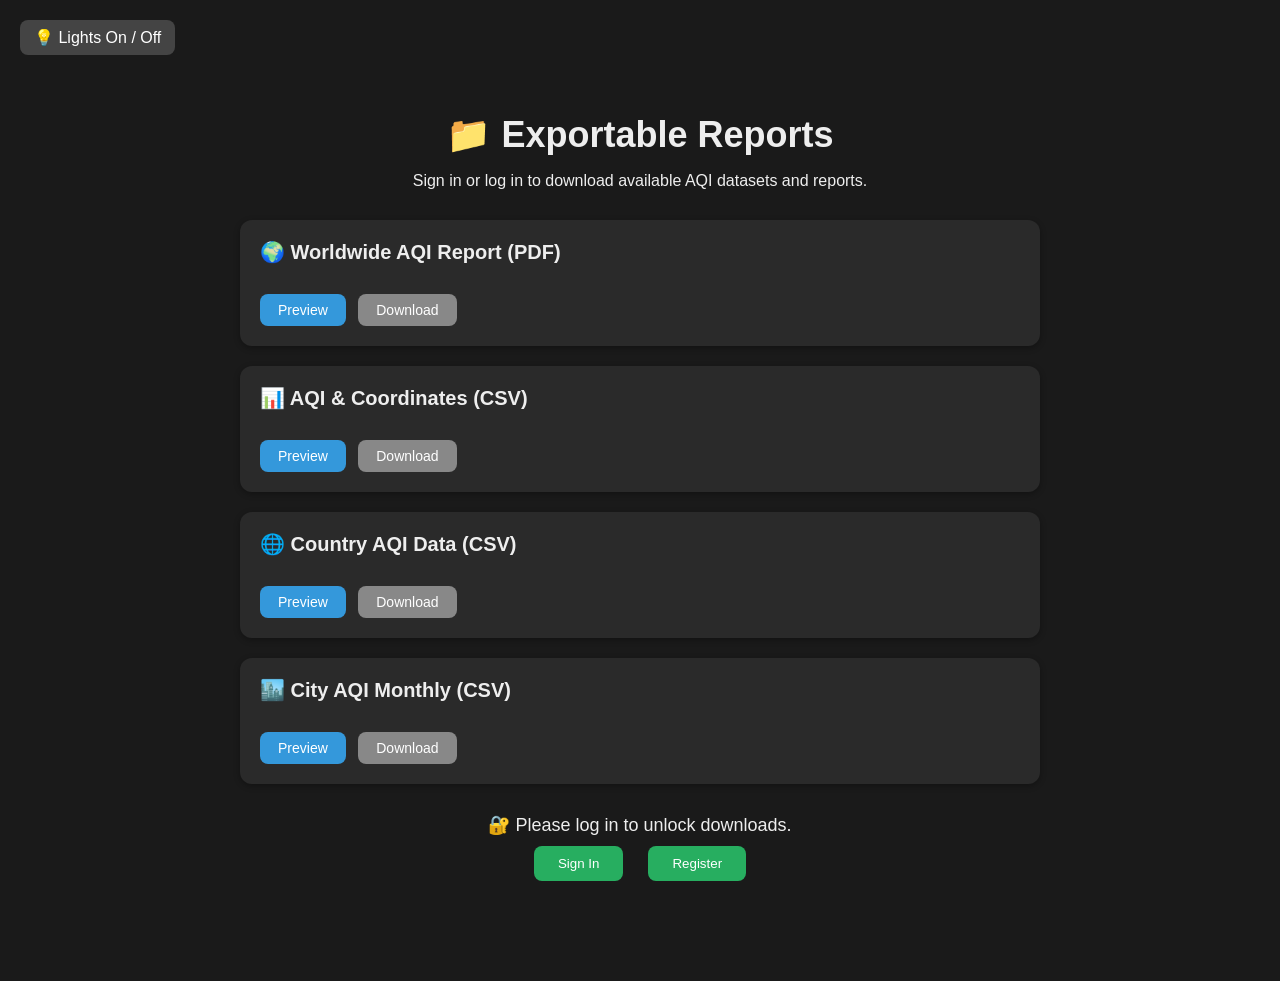
<file: templates/export_data.html>
<!DOCTYPE html>
<html lang="en">
<head>
  <meta charset="UTF-8">
  <title>Exportable Reports | AQI Dashboard</title>
  <link rel="stylesheet" href="/static/css/export_data.css">
  <script src="/static/js/export_preview.js" defer></script>
</head>
<body>
    <div id="lightToggle" onclick="toggleLightMode()">💡 Lights On / Off</div>

<div class="export-container">
  <h1>📁 Exportable Reports</h1>
  <p>Sign in or log in to download available AQI datasets and reports.</p>

  <div class="file-list">
    <div class="file-card">
      <h3>🌍 Worldwide AQI Report (PDF)</h3>
      <button class="preview-btn" onclick="alert('PDF preview not supported yet.')">Preview</button>
      <button class="disabled">Download</button>
    </div>

    <div class="file-card">
      <h3>📊 AQI & Coordinates (CSV)</h3>
      <button class="preview-btn" onclick="previewFile('/static/data/AQI and Lat Long of Countries.csv')">Preview</button>
      <button class="disabled">Download</button>
    </div>

    <div class="file-card">
      <h3>🌐 Country AQI Data (CSV)</h3>
      <button class="preview-btn" onclick="previewFile('/static/data/polluted_COUNTRIES.csv')">Preview</button>
      <button class="disabled">Download</button>
    </div>

    <div class="file-card">
      <h3>🏙️ City AQI Monthly (CSV)</h3>
      <button class="preview-btn" onclick="previewFile('/static/data/updated_polluted_cities_monthly_with_states.csv')">Preview</button>
      <button class="disabled">Download</button>
    </div>
  </div>

  <div class="auth-message">
    🔐 Please log in to unlock downloads.
    <div>
      <button onclick="alert('Login system not implemented — demo only!')">Sign In</button>
      <button onclick="alert('Login system not implemented — demo only!')">Register</button>
    </div>
  </div>
</div>

<!-- Preview Modal -->
<div id="previewModal" class="modal">
  <div class="modal-content">
    <span class="close-btn" onclick="closePreview()">&times;</span>
    <pre id="fileContent">Loading...</pre>
  </div>
</div>

</body>
</html>
</file>
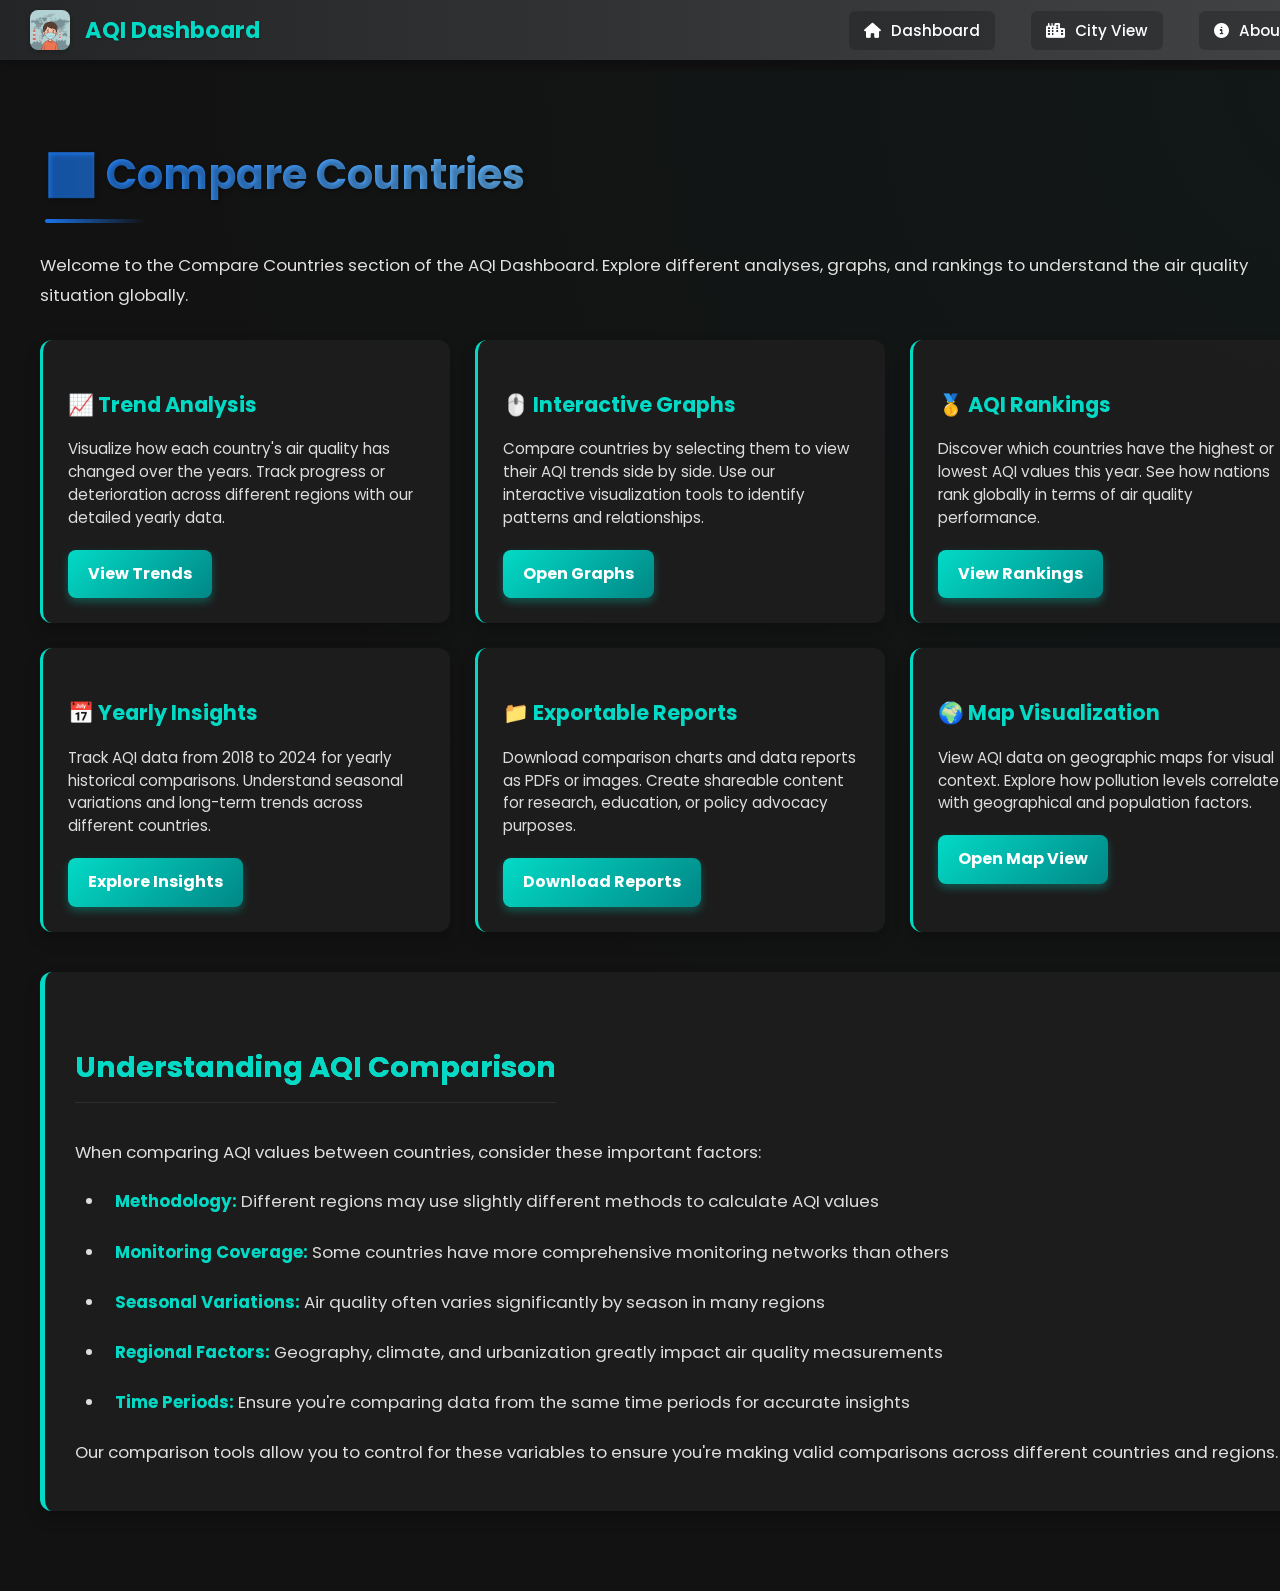
<file: static/html/compare.html>
<!DOCTYPE html>
<html lang="en">
<head>
  <meta charset="UTF-8">
  <meta name="viewport" content="width=device-width, initial-scale=1.0">
  <title>Compare Countries | AQI Dashboard</title>
  <link rel="stylesheet" href="/static/css/enhanced_styles.css">
  <link rel="stylesheet" href="/static/css/compare.css">
  <link rel="stylesheet" href="https://cdnjs.cloudflare.com/ajax/libs/font-awesome/6.5.1/css/all.min.css">
</head>
<body>

  <!-- Top Navbar for Compare page -->
  <div class="top-navbar">
    <div class="navbar-logo">
      <img src="/static/img/logo.jpeg" alt="Dashboard Logo" class="navbar-logo-img">
      <span>AQI Dashboard</span>
    </div>
    <div class="navbar-links">
      <a href="/"><i class="fas fa-home"></i> Dashboard</a>
      <a href="/city-view"><i class="fas fa-city"></i> City View</a>
      <a href="/about"><i class="fas fa-info-circle"></i> About</a>
    </div>
  </div>

  <!-- Main Content -->
  <div class="main-content">
    <h1 class="highlight fade-in">📊 Compare Countries</h1>
    <p class="scroll-animate">Welcome to the Compare Countries section of the AQI Dashboard. Explore different analyses, graphs, and rankings to understand the air quality situation globally.</p>

    <div class="summary-grid scroll-animate">
      <div class="summary-card">
        <h3>📈 Trend Analysis</h3>
        <p>Visualize how each country's air quality has changed over the years. Track progress or deterioration across different regions with our detailed yearly data.</p>
        <a href="/trends" class="btn-primary">View Trends</a>
      </div>

      <div class="summary-card">
        <h3>🖱️ Interactive Graphs</h3>
        <p>Compare countries by selecting them to view their AQI trends side by side. Use our interactive visualization tools to identify patterns and relationships.</p>
        <a href="/graphs" class="btn-primary">Open Graphs</a>
      </div>

      <div class="summary-card">
        <h3>🥇 AQI Rankings</h3>
        <p>Discover which countries have the highest or lowest AQI values this year. See how nations rank globally in terms of air quality performance.</p>
        <a href="/ranking" class="btn-primary">View Rankings</a>
      </div>

      <div class="summary-card">
        <h3>📅 Yearly Insights</h3>
        <p>Track AQI data from 2018 to 2024 for yearly historical comparisons. Understand seasonal variations and long-term trends across different countries.</p>
        <a href="/insights" class="btn-primary">Explore Insights</a>
      </div>

      <div class="summary-card">
        <h3>📁 Exportable Reports</h3>
        <p>Download comparison charts and data reports as PDFs or images. Create shareable content for research, education, or policy advocacy purposes.</p>
        <a href="/export-data" class="btn-primary">Download Reports</a>
      </div>

      <div class="summary-card">
        <h3>🌍 Map Visualization</h3>
        <p>View AQI data on geographic maps for visual context. Explore how pollution levels correlate with geographical and population factors.</p>
        <a href="/city-view" class="btn-primary">Open Map View</a>
      </div>
    </div>
    
    <div class="details-section scroll-animate">
      <h2 class="highlight">Understanding AQI Comparison</h2>
      <p>When comparing AQI values between countries, consider these important factors:</p>
      
      <ul>
        <li><strong>Methodology:</strong> Different regions may use slightly different methods to calculate AQI values</li>
        <li><strong>Monitoring Coverage:</strong> Some countries have more comprehensive monitoring networks than others</li>
        <li><strong>Seasonal Variations:</strong> Air quality often varies significantly by season in many regions</li>
        <li><strong>Regional Factors:</strong> Geography, climate, and urbanization greatly impact air quality measurements</li>
        <li><strong>Time Periods:</strong> Ensure you're comparing data from the same time periods for accurate insights</li>
      </ul>
      
      <p>Our comparison tools allow you to control for these variables to ensure you're making valid comparisons across different countries and regions.</p>
    </div>
  </div>

  <script>
    document.addEventListener("DOMContentLoaded", function() {
      // Scroll animations
      const scrollElements = document.querySelectorAll(".scroll-animate");
      
      const elementInView = (el, dividend = 1) => {
        const elementTop = el.getBoundingClientRect().top;
        return (elementTop <= (window.innerHeight || document.documentElement.clientHeight) / dividend);
      };

      const displayScrollElement = (element) => {
        element.classList.add("visible");
      };

      const handleScrollAnimation = () => {
        scrollElements.forEach((el) => {
          if (elementInView(el, 1.25)) {
            displayScrollElement(el);
          }
        });
      };

      // Initialize on load
      handleScrollAnimation();
      
      // Add scroll event
      window.addEventListener("scroll", () => {
        handleScrollAnimation();
      });
    });
  </script>
</body>
</html>
</file>
<file: static/css/export_data.css>
body {
    margin: 0;
    padding: 20px;
    background: #1a1a1a;
    font-family: 'Inter', sans-serif;
    color: #eee;
  }
  
  .export-container {
    max-width: 800px;
    margin: 50px auto;
    padding: 20px;
    text-align: center;
  }
  
  .export-container h1 {
    font-size: 36px;
    margin-bottom: 10px;
  }
  
  .file-list {
    display: grid;
    gap: 20px;
    margin: 30px 0;
  }
  
  .file-card {
    background: #2a2a2a;
    padding: 20px;
    border-radius: 12px;
    text-align: left;
    box-shadow: 0 2px 6px rgba(0,0,0,0.3);
  }
  
  .file-card h3 {
    margin-top: 0;
    font-size: 20px;
  }
  
  .file-card button {
    padding: 8px 18px;
    margin-top: 10px;
    margin-right: 8px;
    border: none;
    border-radius: 8px;
    font-size: 14px;
  }
  
  .file-card .disabled {
    background: #888;
    color: #fff;
    cursor: not-allowed;
  }
  
  .file-card .preview-btn {
    background: #3498db;
    color: #fff;
    cursor: pointer;
  }
  
  .file-card .preview-btn:hover {
    background: #2980b9;
  }
  
  
  .auth-message {
    margin-top: 30px;
    font-size: 18px;
  }
  
  .auth-message button {
    margin: 10px;
    padding: 10px 24px;
    border: none;
    border-radius: 8px;
    background: #27ae60;
    color: #fff;
    cursor: pointer;
  }
  
  .auth-message button:hover {
    background: #2ecc71;
  }
  
  .modal {
    display: none;
    position: fixed;
    z-index: 999;
    left: 0;
    top: 0;
    width: 100%;
    height: 100%;
    background: rgba(0,0,0,0.8);
    overflow: auto;
  }
  
  .modal-content {
    background-color: #222;
    color: #eee;
    margin: 50px auto;
    padding: 20px;
    border: 1px solid #444;
    width: 90%;
    max-width: 900px;
    border-radius: 12px;
    text-align: left;
    overflow: auto;
    max-height: 80vh;
  }
  
  .close-btn {
    float: right;
    font-size: 28px;
    cursor: pointer;
    color: #f44336;
  }
  
  .close-btn:hover {
    color: #e74c3c;
  }
  
  pre {
    white-space: pre-wrap;
    word-wrap: break-word;
    font-size: 14px;
    margin-top: 20px;
  }

  #lightToggle {
    position: fixed;
    top: 20px;
    left: 20px;
    font-size: 16px;
    background: #444;
    color: #fff;
    padding: 8px 14px;
    border-radius: 8px;
    cursor: pointer;
    z-index: 1000;
    transition: background 0.3s, color 0.3s;
  }
  
  #lightToggle:hover {
    background: #666;
  }
  
  /* Light Mode Styling */
  body.light-mode {
    background: #f5f5f5;
    color: #222;
  }
  
  body.light-mode .file-card {
    background: #fff;
    color: #333;
    box-shadow: 0 2px 6px rgba(0,0,0,0.2);
  }
  
  body.light-mode .file-card button {
    background: #ccc;
    color: #222;
  }
  
  body.light-mode .file-card .preview-btn {
    background: #3498db;
    color: #fff;
  }
  
  body.light-mode .file-card .preview-btn:hover {
    background: #2980b9;
  }
  
  body.light-mode .auth-message button {
    background: #f39c12;
  }
  
  body.light-mode .auth-message button:hover {
    background: #e67e22;
  }
  
  body.light-mode #lightToggle {
    background: #ddd;
    color: #111;
  }
  
  body.light-mode .modal-content {
    background: #fff;
    color: #222;
  }
  
  body.light-mode .close-btn {
    color: #e74c3c;
  }
  
  body.light-mode .close-btn:hover {
    color: #c0392b;
  }
</file>
<file: static/css/enhanced_styles.css>
/* Enhanced Styles for AQI Dashboard */
@import url('https://fonts.googleapis.com/css2?family=Poppins:wght@300;400;500;600;700&display=swap');

:root {
    --primary-color: #03dac6;
    --secondary-color: #1a73e8;
    --accent-color: #ff9800;
    --background-dark: #121212;
    --card-background: #1e1e1e;
    --text-primary: #ffffff;
    --text-secondary: #e0e0e0;
    --success-color: #4CAF50;
    --animation-time: 0.5s;
}

/* General Reset */
body {
    margin: 0;
    padding: 0;
    font-family: 'Poppins', 'Segoe UI', sans-serif;
    background-color: var(--background-dark);
    color: var(--text-primary);
    overflow-x: hidden;
    transition: background-color 0.3s ease;
}

/* Animation for page load */
.fade-in {
    animation: fadeIn 1.5s ease-in-out;
}

@keyframes fadeIn {
    from { opacity: 0; transform: translateY(20px); }
    to { opacity: 1; transform: translateY(0); }
}

/* Welcome Box Animation */
.welcome-box {
    display: none;
    position: fixed;
    top: 50%;
    left: 50%;
    transform: translate(-50%, -50%);
    background: linear-gradient(145deg, var(--success-color), #2ecc71);
    padding: 30px;
    border-radius: 15px;
    box-shadow: 0 10px 25px rgba(46, 204, 113, 0.3);
    text-align: center;
    z-index: 1000;
    min-width: 300px;
    max-width: 90%;
    color: white;
}

.welcome-box h2 {
    margin-top: 0;
    font-size: 24px;
    color: white;
    border-bottom: none;
}

.welcome-box p {
    margin-bottom: 20px;
    font-size: 16px;
    color: white;
}

.welcome-box button {
    background-color: white;
    color: var(--success-color);
    border: none;
    padding: 10px 20px;
    border-radius: 5px;
    cursor: pointer;
    font-weight: bold;
    transition: all 0.3s ease;
}

.welcome-box button:hover {
    background-color: #f5f5f5;
    transform: scale(1.05);
}

/* Sidebar Styling */
.sidebar {
    position: fixed;
    top: 0;
    left: 0;
    height: 100vh;
    width: 220px;
    background: linear-gradient(180deg, #232526, #414345);
    padding: 20px;
    box-shadow: 2px 0 10px rgba(0, 0, 0, 0.3);
    display: flex;
    flex-direction: column;
    z-index: 100;
    transition: transform 0.3s ease;
    overflow-y: auto;
    overflow-x: hidden;
}

.sidebar:hover {
    box-shadow: 2px 0 15px rgba(3, 218, 197, 0.2);
}

.logo-container {
    text-align: center;
    margin-bottom: 20px;
}

.logo-img {
    max-width: 100%;
    height: auto;
    border-radius: 12px;
    transition: all 0.3s ease;
    box-shadow: 0 4px 8px rgba(0, 0, 0, 0.2);
}

.logo-img:hover {
    transform: scale(1.05) rotate(2deg);
    box-shadow: 0 8px 16px rgba(3, 218, 197, 0.3);
}

.dashboard-box {
    background: linear-gradient(145deg, #2c2c2c, #333333);
    border-radius: 10px;
    padding: 15px;
    box-shadow: inset 0 0 5px rgba(0, 0, 0, 0.3), 0 5px 15px rgba(0, 0, 0, 0.1);
    transition: transform 0.3s ease, box-shadow 0.3s ease;
    flex: 1;
    overflow-y: auto;
    margin-bottom: 20px;
}

.dashboard-box:hover {
    transform: translateY(-5px);
    box-shadow: inset 0 0 5px rgba(0, 0, 0, 0.3), 0 8px 25px rgba(3, 218, 197, 0.2);
}

.dashboard-title {
    color: var(--primary-color);
    text-align: center;
    margin-bottom: 15px;
    font-size: 1.5em;
    text-shadow: 0 2px 4px rgba(0, 0, 0, 0.3);
    position: relative;
    display: inline-block;
    width: 100%;
}

.dashboard-title::after {
    content: '';
    position: absolute;
    width: 50%;
    height: 2px;
    background: linear-gradient(90deg, transparent, var(--primary-color), transparent);
    bottom: -5px;
    left: 25%;
}

.nav-box {
    margin-bottom: 12px;
    padding-left: 10px;
    transform: translateX(0);
    transition: transform 0.3s ease;
}

.nav-box:hover {
    transform: translateX(5px);
}

.nav-box a {
    color: var(--text-primary);
    text-decoration: none;
    padding: 10px 15px;
    display: block;
    border-radius: 8px;
    transition: all 0.3s ease;
    background: linear-gradient(145deg, #2c2c2c, #232323);
    box-shadow: 3px 3px 5px rgba(0, 0, 0, 0.2), -3px -3px 5px rgba(255, 255, 255, 0.05);
    position: relative;
    overflow: hidden;
}

.nav-box a::before {
    content: '';
    position: absolute;
    top: 0;
    left: -100%;
    width: 100%;
    height: 100%;
    background: linear-gradient(90deg, transparent, rgba(255, 255, 255, 0.1), transparent);
    transition: left 0.7s ease;
}

.nav-box a:hover {
    color: var(--primary-color);
    background: linear-gradient(145deg, #2e2e2e, #3a3a3a);
    box-shadow: 4px 4px 8px rgba(0, 0, 0, 0.3), -4px -4px 8px rgba(255, 255, 255, 0.03);
    transform: translateY(-2px);
}

.nav-box a:hover::before {
    left: 100%;
}

/* Dark mode toggle removed */

/* Main Content Area */
/* Top Navbar Styles */
.top-navbar {
    position: fixed;
    top: 0;
    left: 0;
    width: 100%;
    display: flex;
    justify-content: space-between;
    align-items: center;
    padding: 8px 20px;
    background: linear-gradient(90deg, #232526, #414345);
    box-shadow: 0 2px 10px rgba(0, 0, 0, 0.3);
    z-index: 1000;
}

.navbar-logo {
    display: flex;
    align-items: center;
}

.navbar-logo-img {
    height: 35px;
    width: auto;
    border-radius: 6px;
    margin-right: 12px;
    box-shadow: 0 2px 5px rgba(0, 0, 0, 0.2);
    transition: all 0.3s ease;
}

.navbar-logo span {
    font-size: 1.4em;
    font-weight: bold;
    color: #03dac6;
    text-shadow: 1px 1px 2px rgba(0, 0, 0, 0.3);
}

.navbar-links {
    display: flex;
}

.navbar-links a {
    color: #e0e0e0;
    text-decoration: none;
    margin: 0 8px;
    padding: 6px 12px;
    border-radius: 6px;
    transition: all 0.3s ease;
    font-weight: 500;
    font-size: 0.95em;
}

.navbar-links a:hover {
    background-color: rgba(3, 218, 198, 0.2);
    color: #03dac6;
}

.navbar-links a i {
    margin-right: 6px;
}

/* Main Content Area */
.main-content {
    margin-left: 260px; /* This will be overridden for compare pages */
    padding: 40px;
    background-color: var(--background-dark);
    min-height: 100vh;
    line-height: 1.8;
    position: relative;
    transition: all 0.3s ease;
}

.main-content::before {
    content: '';
    position: absolute;
    top: 0;
    left: 0;
    width: 100%;
    height: 100%;
    background: radial-gradient(circle at top right, rgba(3, 218, 198, 0.03), transparent 60%);
    pointer-events: none;
}

.main-content h1 {
    font-size: 2.6em;
    background: linear-gradient(to right, var(--secondary-color), #64B5F6);
    -webkit-background-clip: text;
    background-clip: text;
    color: transparent;
    margin-bottom: 20px;
    text-align: left;
    padding-left: 5px;
    position: relative;
    display: inline-block;
    text-shadow: 2px 2px 4px rgba(0, 0, 0, 0.3);
    transition: transform 0.3s ease;
}

.main-content h1:hover {
    transform: translateY(-3px);
}

.main-content h1::after {
    content: '';
    position: absolute;
    width: 100px;
    height: 4px;
    background: linear-gradient(to right, var(--secondary-color), transparent);
    bottom: -10px;
    left: 5px;
    border-radius: 2px;
}

.main-content h2 {
    font-size: 1.8em;
    background: linear-gradient(to right, var(--primary-color), #91EAE4);
    -webkit-background-clip: text;
    background-clip: text;
    color: transparent;
    margin-top: 40px;
    margin-bottom: 15px;
    border-bottom: 1px solid #2e2e2e;
    padding-bottom: 8px;
    position: relative;
    transition: all 0.3s ease;
}

.main-content h2:hover {
    transform: translateX(5px);
}

.main-content p,
li {
    color: var(--text-secondary);
    font-size: 1.05em;
    line-height: 1.8;
    transition: all 0.3s ease;
}

.main-content p:hover,
li:hover {
    color: var(--text-primary);
}

ul {
    margin: 15px 0 25px 20px;
    padding-left: 20px;
}

li {
    margin-bottom: 12px;
    padding: 5px 10px;
    border-radius: 5px;
    transition: all 0.3s ease;
    position: relative;
}

li:hover {
    background-color: rgba(30, 30, 30, 0.7);
    transform: translateX(5px);
    box-shadow: 3px 3px 5px rgba(0, 0, 0, 0.2);
}

li:hover::before {
    content: '→';
    position: absolute;
    left: -15px;
    color: var(--primary-color);
    opacity: 0.8;
}

.highlight {
    color: var(--accent-color);
    font-weight: bold;
    transition: all 0.3s ease;
    position: relative;
    display: inline-block;
}

.highlight:hover {
    color: #FFA726;
    text-shadow: 0 0 3px rgba(255, 152, 0, 0.3);
}

.country-link {
    color: var(--secondary-color);
    cursor: pointer;
    font-weight: bold;
    text-decoration: none;
    position: relative;
    transition: all 0.3s ease;
    padding: 2px 0;
}

.country-link::after {
    content: '';
    position: absolute;
    bottom: 0;
    left: 0;
    width: 100%;
    height: 1px;
    background-color: var(--secondary-color);
    transform: scaleX(0);
    transform-origin: bottom right;
    transition: transform 0.3s ease;
}

.country-link:hover {
    color: #64B5F6;
    text-shadow: 0 0 5px rgba(26, 115, 232, 0.3);
}

.country-link:hover::after {
    transform: scaleX(1);
    transform-origin: bottom left;
}

#chart-container {
    margin-top: 30px;
    padding: 25px;
    background: linear-gradient(145deg, #1a1a1a, #212121);
    border-radius: 15px;
    box-shadow: 0 10px 30px rgba(0, 0, 0, 0.3), 0 0 0 1px rgba(255, 255, 255, 0.05);
    width: fit-content;
    transition: all 0.5s ease;
    transform: translateY(0);
    max-width: 90%;
    position: relative;
    overflow: hidden;
}

#chart-container::before {
    content: '';
    position: absolute;
    top: 0;
    left: -100%;
    width: 50%;
    height: 100%;
    background: linear-gradient(90deg, transparent, rgba(255, 255, 255, 0.05), transparent);
    transition: left 1s ease;
}

#chart-container:hover {
    box-shadow: 0 15px 40px rgba(0, 0, 0, 0.4), 0 0 0 1px rgba(255, 255, 255, 0.1);
    transform: translateY(-10px);
}

#chart-container:hover::before {
    left: 100%;
}

#chart-title {
    text-align: center;
    color: var(--primary-color);
    margin-top: 0;
    margin-bottom: 15px;
    border-bottom: 1px solid #333;
    padding-bottom: 10px;
}

.hidden {
    display: none;
}

/* Causes section styling */
.hover-cause {
    position: relative;
    cursor: pointer;
    padding: 10px;
    border-radius: 8px;
    transition: all 0.3s ease;
    border-left: 0px solid var(--primary-color);
    background-color: transparent;
}

.hover-cause:hover {
    background-color: rgba(30, 30, 30, 0.7);
    padding-left: 15px;
    border-left: 3px solid var(--primary-color);
    transform: translateX(5px);
}

.hover-cause strong {
    color: var(--primary-color);
    transition: all 0.3s ease;
}

.hover-cause:hover strong {
    color: #64ffda;
}

.cause-image {
    position: absolute;
    top: 0;
    right: -320px;
    margin-top: 0;
    display: none;
    width: 300px;
    z-index: 10;
    background: linear-gradient(145deg, #1e1e1e, #2c2c2c);
    border-radius: 10px;
    padding: 10px;
    box-shadow: 0 10px 25px rgba(0, 0, 0, 0.5);
    transition: all 0.3s ease;
    transform: scale(0.95);
    opacity: 0;
}

.hover-cause:hover .cause-image {
    display: block;
    animation: fadeIn 0.3s forwards;
    transform: scale(1);
    opacity: 1;
}

.cause-image img {
    width: 100%;
    border-radius: 8px;
    box-shadow: 0 5px 15px rgba(0, 0, 0, 0.3);
    transition: all 0.3s ease;
}

.cause-image img:hover {
    transform: scale(1.02);
}

.hover-cause a {
    color: #777;
    text-decoration: none;
    transition: all 0.3s ease;
    font-size: 0.9em;
}

.hover-cause a:hover {
    color: var(--secondary-color);
}

/* Pulse animation for hoverable elements */
@keyframes pulse {
    0% { box-shadow: 0 0 0 0 rgba(3, 218, 198, 0.4); }
    70% { box-shadow: 0 0 0 10px rgba(3, 218, 198, 0); }
    100% { box-shadow: 0 0 0 0 rgba(3, 218, 198, 0); }
}

/* Health impact list styling */
.health-list li {
    border-left: 3px solid transparent;
    padding-left: 15px;
    transition: all 0.3s ease;
}

.health-list li:hover {
    border-left: 3px solid var(--secondary-color);
    background-color: rgba(26, 115, 232, 0.05);
}

/* Class for pages with navbar and hidden sidebar */
.navbar-page .main-content {
    margin-left: 0 !important;
    margin-top: 70px; /* Add space for the fixed navbar */
    width: 100% !important; /* Ensure it takes full width */
}

.navbar-page .sidebar {
    display: none !important;
}

/* Responsive design */
@media (max-width: 768px) {
    .main-content {
        margin-left: 0;
        padding: 20px;
    }

    .sidebar {
        position: relative;
        width: 100%;
        height: auto;
        box-shadow: none;
    }
    
    .cause-image {
        right: 0;
        left: 50px;
        top: 100%;
    }
}

/* Scroll animations */
.scroll-animate {
    opacity: 0;
    transform: translateY(30px);
    transition: all 1s ease;
}

.scroll-animate.visible {
    opacity: 1;
    transform: translateY(0);
}

/* Conclusion section */
.conclusion {
    background: linear-gradient(145deg, rgba(3, 218, 198, 0.05), rgba(26, 115, 232, 0.05));
    padding: 20px;
    border-radius: 10px;
    margin-top: 30px;
    border-left: 4px solid var(--primary-color);
    box-shadow: 0 5px 15px rgba(0, 0, 0, 0.1);
    transition: all 0.3s ease;
}

.conclusion:hover {
    box-shadow: 0 8px 25px rgba(0, 0, 0, 0.2);
    transform: translateY(-5px);
}

/* Animate underlines for links */
.animated-underline {
    position: relative;
    display: inline-block;
}

.animated-underline::after {
    content: '';
    position: absolute;
    width: 100%;
    transform: scaleX(0);
    height: 2px;
    bottom: 0;
    left: 0;
    background-color: var(--primary-color);
    transform-origin: bottom right;
    transition: transform 0.3s ease-out;
}

.animated-underline:hover::after {
    transform: scaleX(1);
    transform-origin: bottom left;
}
</file>
<file: static/css/compare.css>
/* Additional styles for the compare page */

/* Top Navbar Styles */
.top-navbar {
  position: fixed;
  top: 0;
  left: 0;
  width: 100%;
  display: flex;
  justify-content: space-between;
  align-items: center;
  padding: 10px 30px;
  background: linear-gradient(90deg, #232526, #414345);
  box-shadow: 0 2px 10px rgba(0, 0, 0, 0.3);
  z-index: 1000;
}

.navbar-logo {
  display: flex;
  align-items: center;
}

.navbar-logo-img {
  height: 40px;
  width: auto;
  border-radius: 8px;
  margin-right: 15px;
  box-shadow: 0 2px 5px rgba(0, 0, 0, 0.2);
  transition: all 0.3s ease;
}

.navbar-logo span {
  font-size: 1.4em;
  font-weight: bold;
  color: #03dac6;
  text-shadow: 1px 1px 2px rgba(0, 0, 0, 0.3);
}

.navbar-links {
  display: flex;
  gap: 20px;
}

.navbar-links a {
  color: #fff;
  text-decoration: none;
  padding: 8px 15px;
  border-radius: 6px;
  transition: all 0.3s ease;
  font-weight: 500;
  background: rgba(0, 0, 0, 0.2);
}

.navbar-links a:hover {
  background: rgba(3, 218, 198, 0.2);
  transform: translateY(-2px);
  color: #03dac6;
}

.navbar-links a i {
  margin-right: 6px;
}

/* Main Content Adjustments for Compare Page */
.main-content {
  margin-left: 0 !important; /* Override the sidebar margin, using !important to ensure it takes precedence */
  margin-top: 70px; /* Add space for the fixed navbar */
  width: 100% !important; /* Ensure it takes full width */
}

.summary-grid {
  display: flex;
  flex-wrap: wrap;
  gap: 25px;
  margin: 30px 0;
}

.summary-card {
  background-color: rgba(30, 30, 30, 0.8);
  padding: 25px;
  border-radius: 12px;
  box-shadow: 0 8px 16px rgba(0, 0, 0, 0.2);
  transition: all 0.3s ease;
  flex: 1 1 300px;
  max-width: 400px;
  border-left: 3px solid #03dac6;
}

.summary-card:hover {
  transform: translateY(-6px);
  box-shadow: 0 12px 20px rgba(3, 218, 198, 0.2);
  background-color: rgba(40, 40, 40, 0.8);
}

.summary-card h3 {
  color: #03dac6;
  margin-bottom: 15px;
  font-size: 1.3em;
}

.summary-card p {
  color: #ddd;
  margin-bottom: 20px;
  font-size: 0.95em;
  line-height: 1.5;
}

.btn-primary {
  background: linear-gradient(135deg, #03dac6, #018786);
  color: white;
  padding: 10px 20px;
  border-radius: 8px;
  text-decoration: none;
  font-weight: bold;
  display: inline-block;
  transition: all 0.3s ease;
  border: none;
  box-shadow: 0 4px 8px rgba(3, 218, 198, 0.3);
}

.btn-primary:hover {
  background: linear-gradient(135deg, #018786, #03dac6);
  transform: scale(1.05);
  box-shadow: 0 6px 12px rgba(3, 218, 198, 0.5);
}

.details-section {
  background-color: rgba(30, 30, 30, 0.8);
  padding: 30px;
  border-radius: 12px;
  margin: 40px 0;
  box-shadow: 0 8px 16px rgba(0, 0, 0, 0.2);
  border-left: 5px solid #03dac6;
}

.details-section h2 {
  color: #03dac6;
  margin-bottom: 20px;
}

.details-section p {
  margin-bottom: 15px;
  line-height: 1.6;
}

.details-section ul {
  margin: 15px 0;
  padding-left: 30px;
}

.details-section li {
  margin-bottom: 10px;
  color: #ddd;
}

.details-section strong {
  color: #03dac6;
}

/* Scroll animation */
.scroll-animate {
  opacity: 0;
  transform: translateY(20px);
  transition: opacity 0.6s ease, transform 0.6s ease;
}

.scroll-animate.visible {
  opacity: 1;
  transform: translateY(0);
}

/* Responsive adjustments */
@media (max-width: 1200px) {
  .summary-card {
    flex: 1 1 250px;
  }
}

@media (max-width: 768px) {
  .summary-card {
    flex: 1 1 100%;
    max-width: none;
  }
  
  .details-section {
    padding: 25px;
  }
}
</file>
